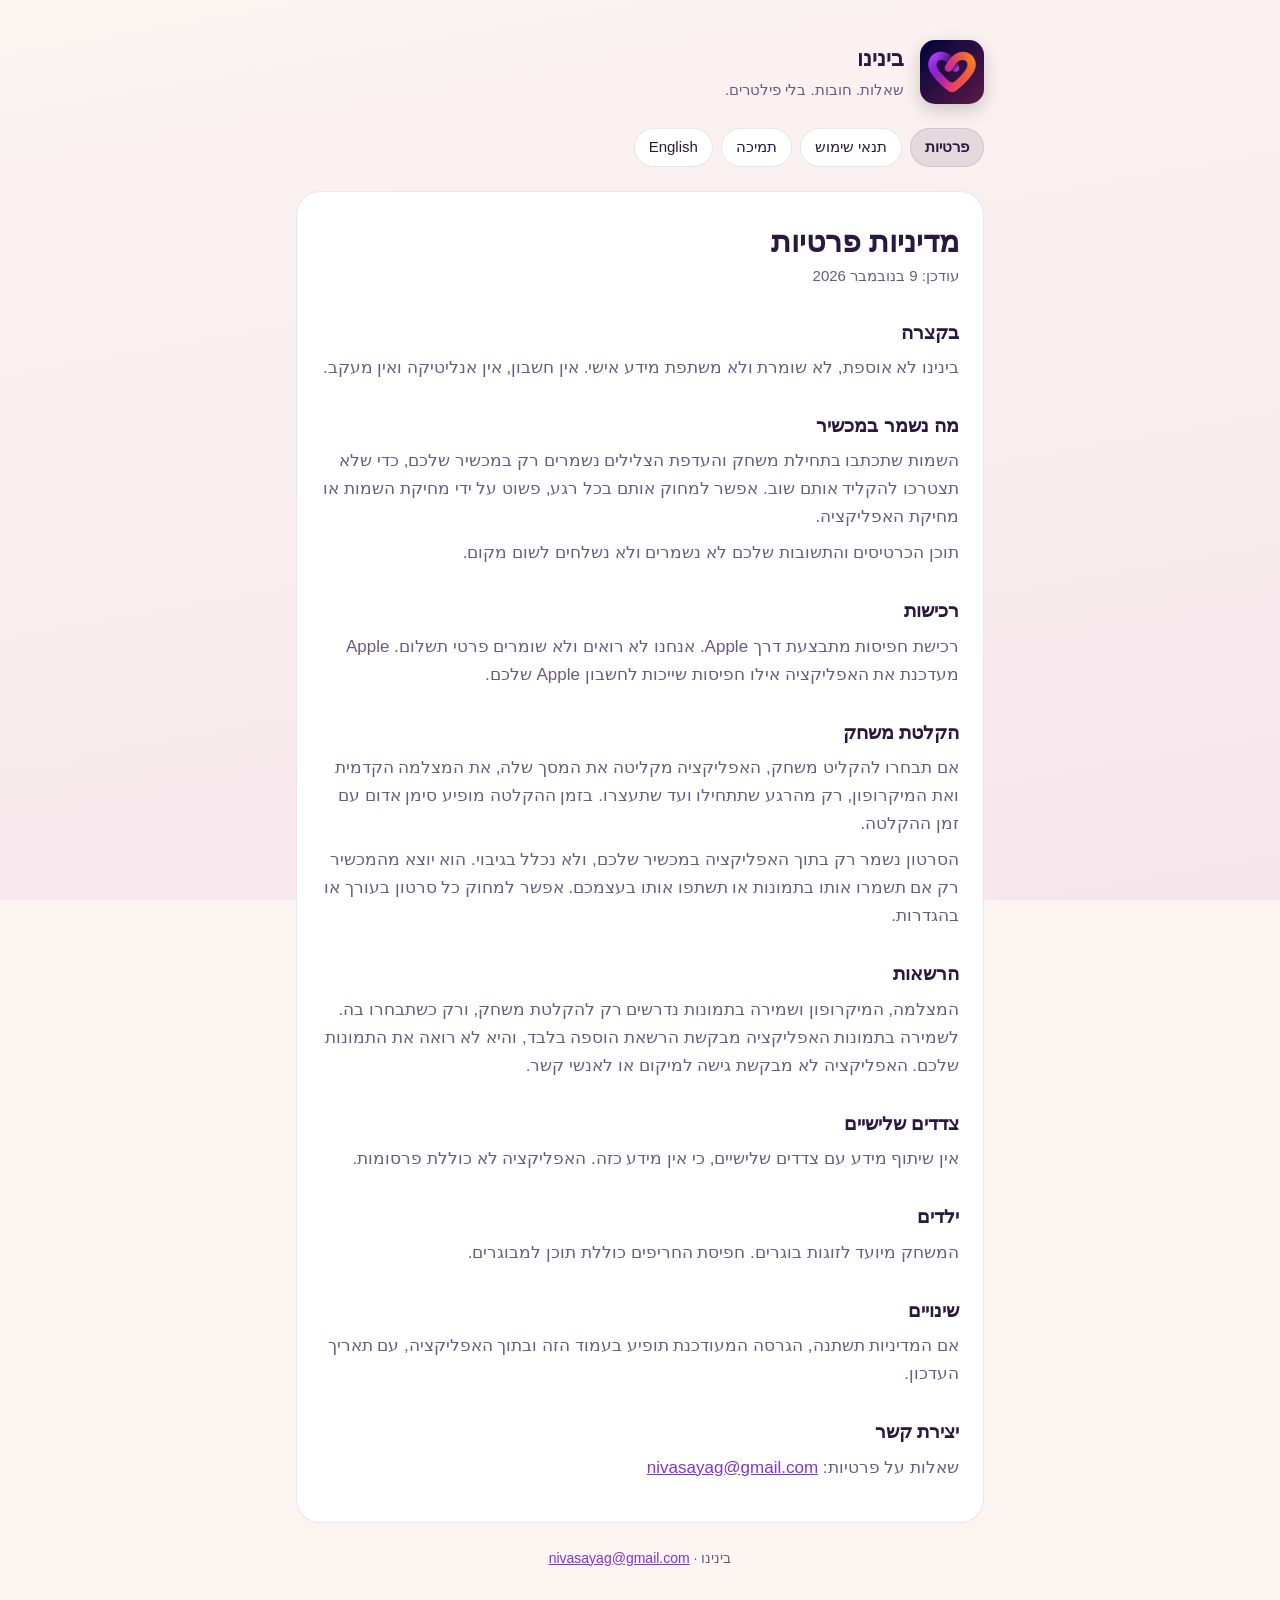
<file: index.html>
<!doctype html>
<html lang="he" dir="rtl">
<head>
<meta charset="utf-8">
<meta name="viewport" content="width=device-width, initial-scale=1">
<meta name="color-scheme" content="light dark">
<title>מדיניות פרטיות | בינינו</title>
<link rel="icon" href="icon.png?v=20261109">
<link rel="stylesheet" href="style.css?v=20261109">
</head>
<body><main>
<header><img src="icon.png?v=20261109" alt=""><div><div class="brand">בינינו</div><div class="tag">שאלות. חובות. בלי פילטרים.</div></div></header>
<nav><a href="index.html" aria-current=page>פרטיות</a><a href="terms.html">תנאי שימוש</a><a href="support.html">תמיכה</a><a href="en.html" lang="en">English</a></nav>
<article class="card"><h1>מדיניות פרטיות</h1><p class="date">עודכן: 9 בנובמבר 2026</p><h2>בקצרה</h2><p>בינינו לא אוספת, לא שומרת ולא משתפת מידע אישי. אין חשבון, אין אנליטיקה ואין מעקב.</p><h2>מה נשמר במכשיר</h2><p>השמות שתכתבו בתחילת משחק והעדפת הצלילים נשמרים רק במכשיר שלכם, כדי שלא תצטרכו להקליד אותם שוב. אפשר למחוק אותם בכל רגע, פשוט על ידי מחיקת השמות או מחיקת האפליקציה.</p><p>תוכן הכרטיסים והתשובות שלכם לא נשמרים ולא נשלחים לשום מקום.</p><h2>רכישות</h2><p>רכישת חפיסות מתבצעת דרך Apple. אנחנו לא רואים ולא שומרים פרטי תשלום. Apple מעדכנת את האפליקציה אילו חפיסות שייכות לחשבון Apple שלכם.</p><h2>הקלטת משחק</h2><p>אם תבחרו להקליט משחק, האפליקציה מקליטה את המסך שלה, את המצלמה הקדמית ואת המיקרופון, רק מהרגע שתתחילו ועד שתעצרו. בזמן ההקלטה מופיע סימן אדום עם זמן ההקלטה.</p><p>הסרטון נשמר רק בתוך האפליקציה במכשיר שלכם, ולא נכלל בגיבוי. הוא יוצא מהמכשיר רק אם תשמרו אותו בתמונות או תשתפו אותו בעצמכם. אפשר למחוק כל סרטון בעורך או בהגדרות.</p><h2>הרשאות</h2><p>המצלמה, המיקרופון ושמירה בתמונות נדרשים רק להקלטת משחק, ורק כשתבחרו בה. לשמירה בתמונות האפליקציה מבקשת הרשאת הוספה בלבד, והיא לא רואה את התמונות שלכם. האפליקציה לא מבקשת גישה למיקום או לאנשי קשר.</p><h2>צדדים שלישיים</h2><p>אין שיתוף מידע עם צדדים שלישיים, כי אין מידע כזה. האפליקציה לא כוללת פרסומות.</p><h2>ילדים</h2><p>המשחק מיועד לזוגות בוגרים. חפיסת החריפים כוללת תוכן למבוגרים.</p><h2>שינויים</h2><p>אם המדיניות תשתנה, הגרסה המעודכנת תופיע בעמוד הזה ובתוך האפליקציה, עם תאריך העדכון.</p><h2>יצירת קשר</h2><p>שאלות על פרטיות: <a href="mailto:nivasayag@gmail.com">nivasayag@gmail.com</a></p></article>
<footer>בינינו &middot; <a href="mailto:nivasayag@gmail.com">nivasayag@gmail.com</a></footer>
</main></body></html>
</file>
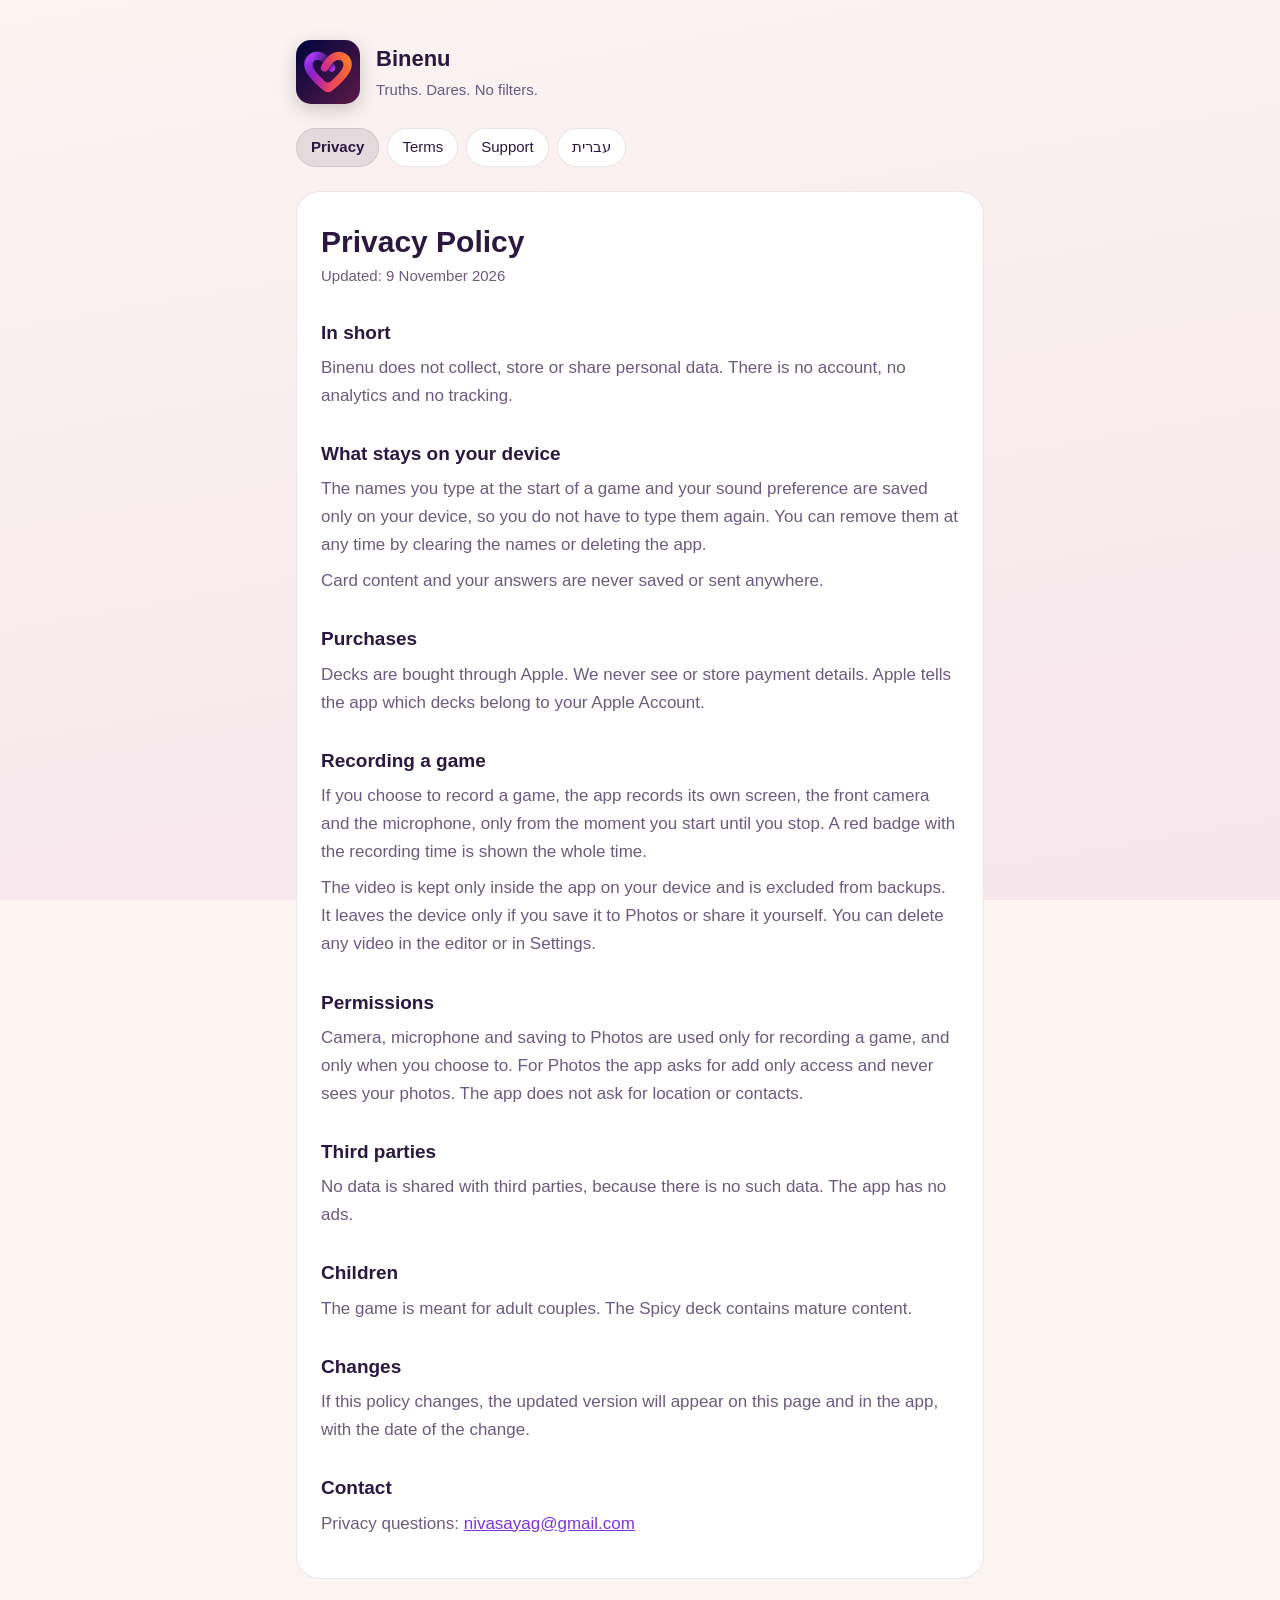
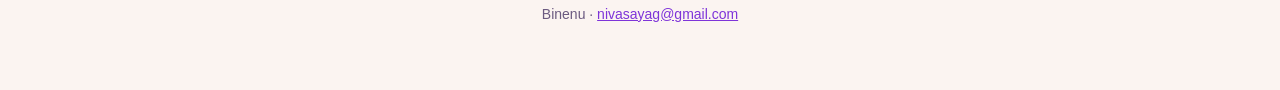
<file: en.html>
<!doctype html>
<html lang="en" dir="ltr">
<head>
<meta charset="utf-8">
<meta name="viewport" content="width=device-width, initial-scale=1">
<meta name="color-scheme" content="light dark">
<title>Privacy Policy | Binenu</title>
<link rel="icon" href="icon.png?v=20261109">
<link rel="stylesheet" href="style.css?v=20261109">
</head>
<body><main>
<header><img src="icon.png?v=20261109" alt=""><div><div class="brand">Binenu</div><div class="tag">Truths. Dares. No filters.</div></div></header>
<nav><a href="en.html" aria-current=page>Privacy</a><a href="terms-en.html">Terms</a><a href="support-en.html">Support</a><a href="index.html" lang="he">עברית</a></nav>
<article class="card"><h1>Privacy Policy</h1><p class="date">Updated: 9 November 2026</p><h2>In short</h2><p>Binenu does not collect, store or share personal data. There is no account, no analytics and no tracking.</p><h2>What stays on your device</h2><p>The names you type at the start of a game and your sound preference are saved only on your device, so you do not have to type them again. You can remove them at any time by clearing the names or deleting the app.</p><p>Card content and your answers are never saved or sent anywhere.</p><h2>Purchases</h2><p>Decks are bought through Apple. We never see or store payment details. Apple tells the app which decks belong to your Apple Account.</p><h2>Recording a game</h2><p>If you choose to record a game, the app records its own screen, the front camera and the microphone, only from the moment you start until you stop. A red badge with the recording time is shown the whole time.</p><p>The video is kept only inside the app on your device and is excluded from backups. It leaves the device only if you save it to Photos or share it yourself. You can delete any video in the editor or in Settings.</p><h2>Permissions</h2><p>Camera, microphone and saving to Photos are used only for recording a game, and only when you choose to. For Photos the app asks for add only access and never sees your photos. The app does not ask for location or contacts.</p><h2>Third parties</h2><p>No data is shared with third parties, because there is no such data. The app has no ads.</p><h2>Children</h2><p>The game is meant for adult couples. The Spicy deck contains mature content.</p><h2>Changes</h2><p>If this policy changes, the updated version will appear on this page and in the app, with the date of the change.</p><h2>Contact</h2><p>Privacy questions: <a href="mailto:nivasayag@gmail.com">nivasayag@gmail.com</a></p></article>
<footer>Binenu &middot; <a href="mailto:nivasayag@gmail.com">nivasayag@gmail.com</a></footer>
</main></body></html>
</file>
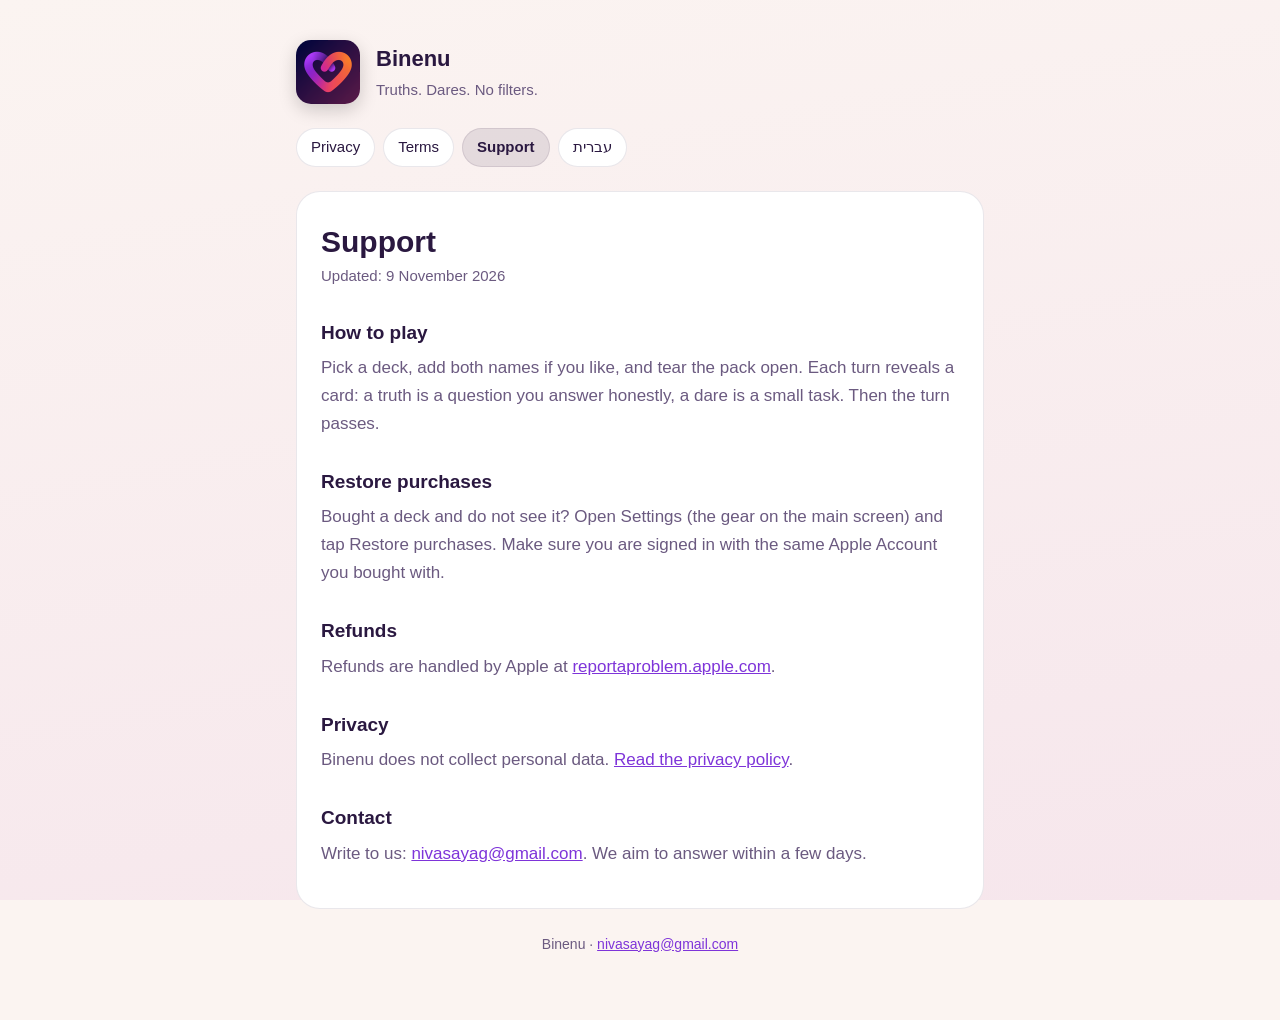
<file: support-en.html>
<!doctype html>
<html lang="en" dir="ltr">
<head>
<meta charset="utf-8">
<meta name="viewport" content="width=device-width, initial-scale=1">
<meta name="color-scheme" content="light dark">
<title>Support | Binenu</title>
<link rel="icon" href="icon.png?v=20261109">
<link rel="stylesheet" href="style.css?v=20261109">
</head>
<body><main>
<header><img src="icon.png?v=20261109" alt=""><div><div class="brand">Binenu</div><div class="tag">Truths. Dares. No filters.</div></div></header>
<nav><a href="en.html">Privacy</a><a href="terms-en.html">Terms</a><a href="support-en.html" aria-current=page>Support</a><a href="support.html" lang="he">עברית</a></nav>
<article class="card"><h1>Support</h1><p class="date">Updated: 9 November 2026</p><h2>How to play</h2><p>Pick a deck, add both names if you like, and tear the pack open. Each turn reveals a card: a truth is a question you answer honestly, a dare is a small task. Then the turn passes.</p><h2>Restore purchases</h2><p>Bought a deck and do not see it? Open Settings (the gear on the main screen) and tap Restore purchases. Make sure you are signed in with the same Apple Account you bought with.</p><h2>Refunds</h2><p>Refunds are handled by Apple at <a href="https://reportaproblem.apple.com">reportaproblem.apple.com</a>.</p><h2>Privacy</h2><p>Binenu does not collect personal data. <a href="en.html">Read the privacy policy</a>.</p><h2>Contact</h2><p>Write to us: <a href="mailto:nivasayag@gmail.com?subject=Binenu">nivasayag@gmail.com</a>. We aim to answer within a few days.</p></article>
<footer>Binenu &middot; <a href="mailto:nivasayag@gmail.com">nivasayag@gmail.com</a></footer>
</main></body></html>
</file>
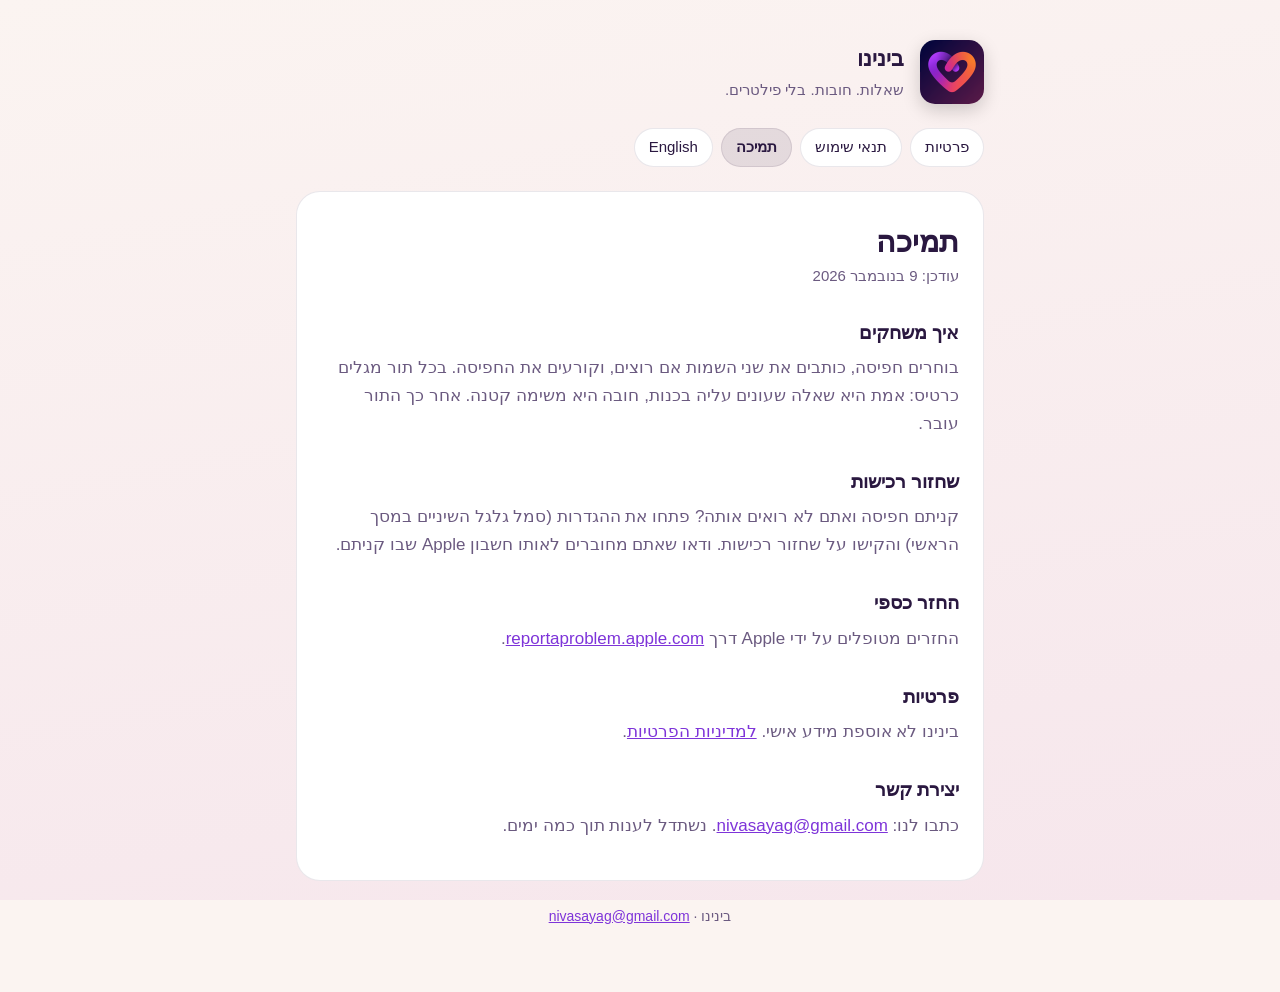
<file: support.html>
<!doctype html>
<html lang="he" dir="rtl">
<head>
<meta charset="utf-8">
<meta name="viewport" content="width=device-width, initial-scale=1">
<meta name="color-scheme" content="light dark">
<title>תמיכה | בינינו</title>
<link rel="icon" href="icon.png?v=20261109">
<link rel="stylesheet" href="style.css?v=20261109">
</head>
<body><main>
<header><img src="icon.png?v=20261109" alt=""><div><div class="brand">בינינו</div><div class="tag">שאלות. חובות. בלי פילטרים.</div></div></header>
<nav><a href="index.html">פרטיות</a><a href="terms.html">תנאי שימוש</a><a href="support.html" aria-current=page>תמיכה</a><a href="support-en.html" lang="en">English</a></nav>
<article class="card"><h1>תמיכה</h1><p class="date">עודכן: 9 בנובמבר 2026</p><h2>איך משחקים</h2><p>בוחרים חפיסה, כותבים את שני השמות אם רוצים, וקורעים את החפיסה. בכל תור מגלים כרטיס: אמת היא שאלה שעונים עליה בכנות, חובה היא משימה קטנה. אחר כך התור עובר.</p><h2>שחזור רכישות</h2><p>קניתם חפיסה ואתם לא רואים אותה? פתחו את ההגדרות (סמל גלגל השיניים במסך הראשי) והקישו על שחזור רכישות. ודאו שאתם מחוברים לאותו חשבון Apple שבו קניתם.</p><h2>החזר כספי</h2><p>החזרים מטופלים על ידי Apple דרך <a href="https://reportaproblem.apple.com">reportaproblem.apple.com</a>.</p><h2>פרטיות</h2><p>בינינו לא אוספת מידע אישי. <a href="./">למדיניות הפרטיות</a>.</p><h2>יצירת קשר</h2><p>כתבו לנו: <a href="mailto:nivasayag@gmail.com?subject=Binenu">nivasayag@gmail.com</a>. נשתדל לענות תוך כמה ימים.</p></article>
<footer>בינינו &middot; <a href="mailto:nivasayag@gmail.com">nivasayag@gmail.com</a></footer>
</main></body></html>
</file>
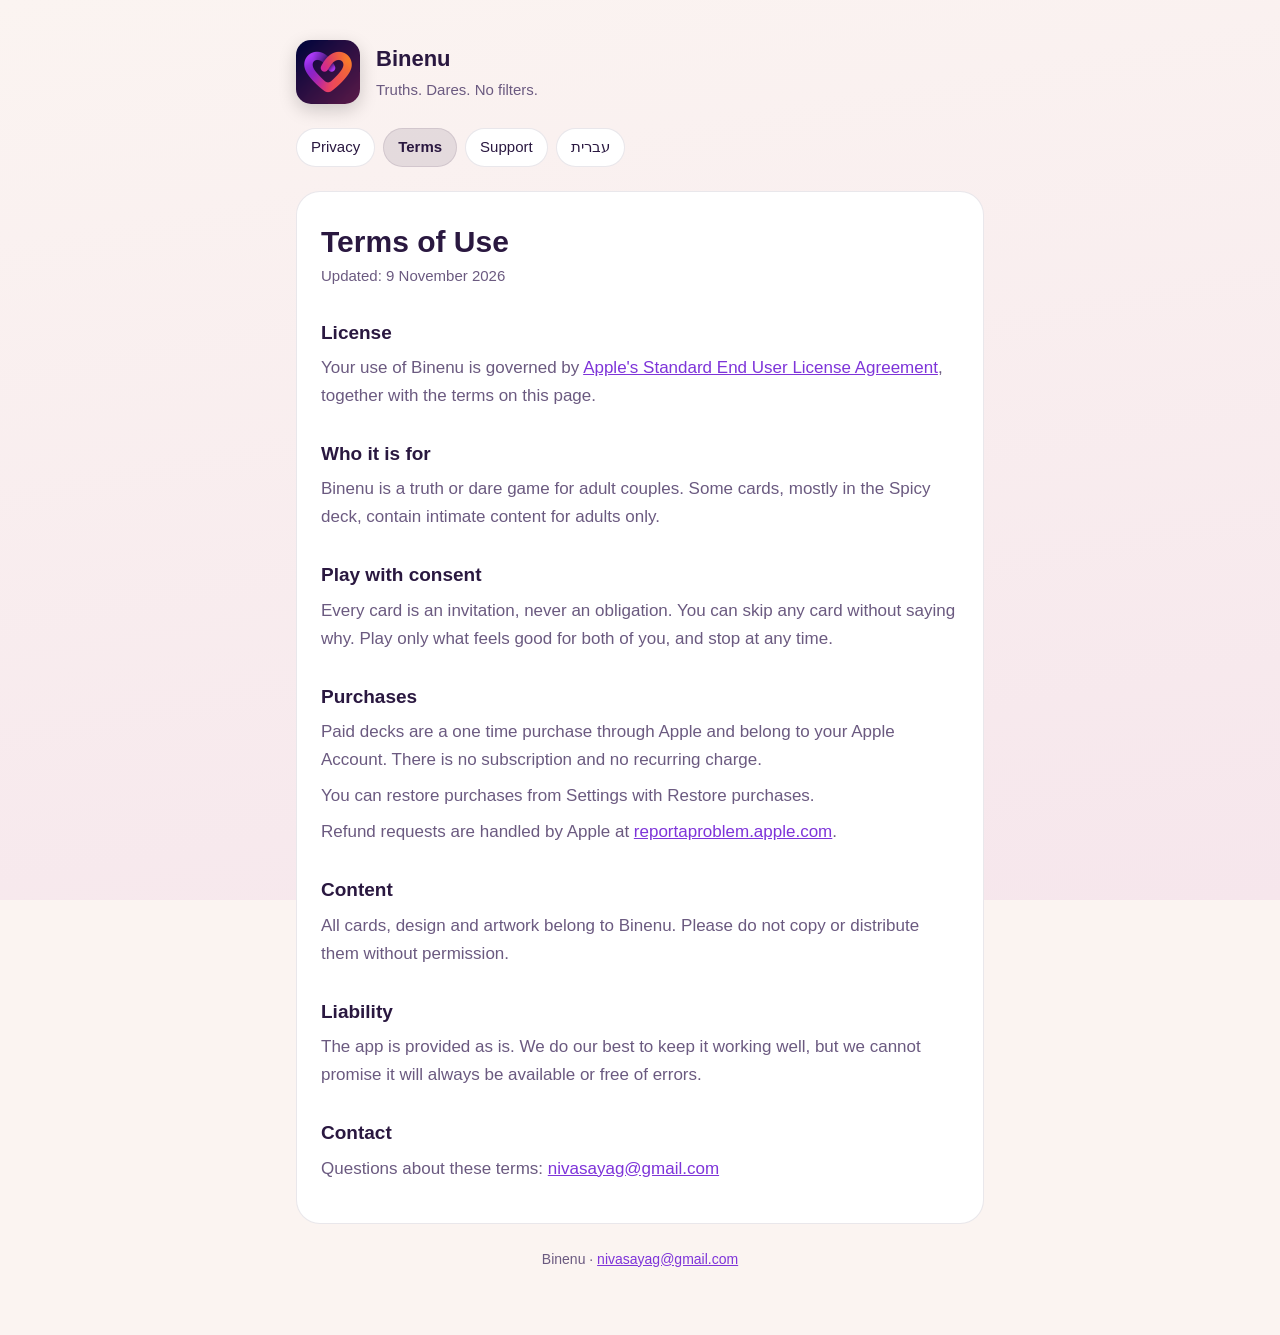
<file: terms-en.html>
<!doctype html>
<html lang="en" dir="ltr">
<head>
<meta charset="utf-8">
<meta name="viewport" content="width=device-width, initial-scale=1">
<meta name="color-scheme" content="light dark">
<title>Terms of Use | Binenu</title>
<link rel="icon" href="icon.png?v=20261109">
<link rel="stylesheet" href="style.css?v=20261109">
</head>
<body><main>
<header><img src="icon.png?v=20261109" alt=""><div><div class="brand">Binenu</div><div class="tag">Truths. Dares. No filters.</div></div></header>
<nav><a href="en.html">Privacy</a><a href="terms-en.html" aria-current=page>Terms</a><a href="support-en.html">Support</a><a href="terms.html" lang="he">עברית</a></nav>
<article class="card"><h1>Terms of Use</h1><p class="date">Updated: 9 November 2026</p><h2>License</h2><p>Your use of Binenu is governed by <a href="https://www.apple.com/legal/internet-services/itunes/dev/stdeula/">Apple's Standard End User License Agreement</a>, together with the terms on this page.</p><h2>Who it is for</h2><p>Binenu is a truth or dare game for adult couples. Some cards, mostly in the Spicy deck, contain intimate content for adults only.</p><h2>Play with consent</h2><p>Every card is an invitation, never an obligation. You can skip any card without saying why. Play only what feels good for both of you, and stop at any time.</p><h2>Purchases</h2><p>Paid decks are a one time purchase through Apple and belong to your Apple Account. There is no subscription and no recurring charge.</p><p>You can restore purchases from Settings with Restore purchases.</p><p>Refund requests are handled by Apple at <a href="https://reportaproblem.apple.com">reportaproblem.apple.com</a>.</p><h2>Content</h2><p>All cards, design and artwork belong to Binenu. Please do not copy or distribute them without permission.</p><h2>Liability</h2><p>The app is provided as is. We do our best to keep it working well, but we cannot promise it will always be available or free of errors.</p><h2>Contact</h2><p>Questions about these terms: <a href="mailto:nivasayag@gmail.com">nivasayag@gmail.com</a></p></article>
<footer>Binenu &middot; <a href="mailto:nivasayag@gmail.com">nivasayag@gmail.com</a></footer>
</main></body></html>
</file>
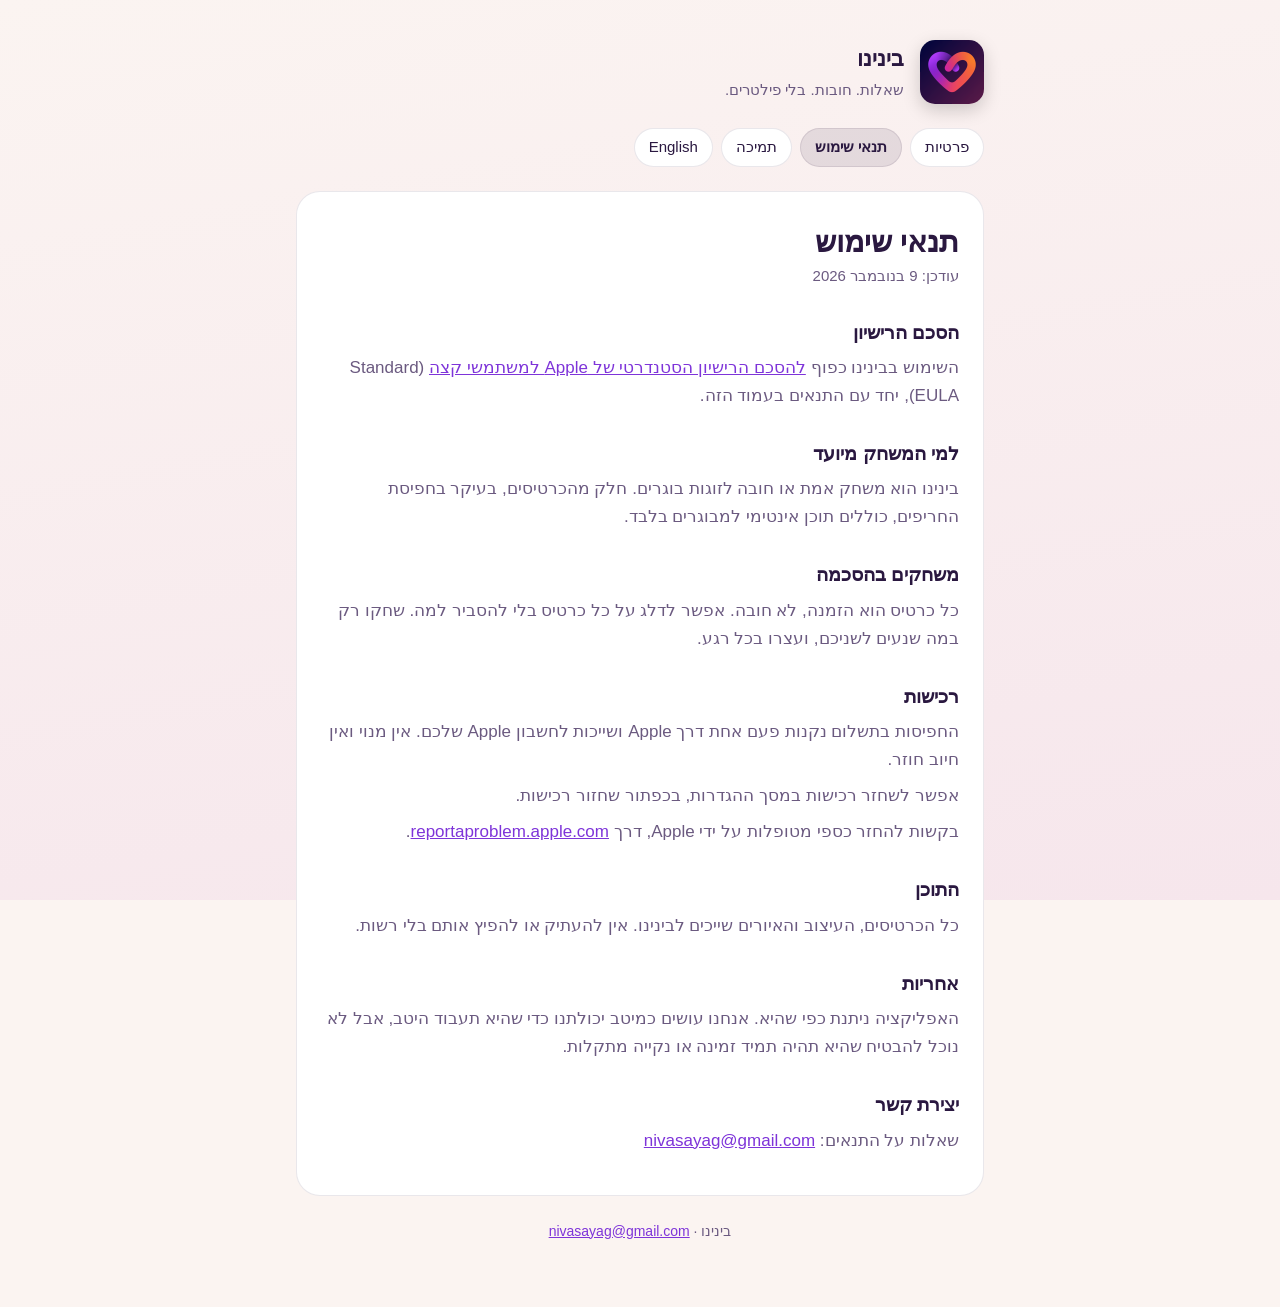
<file: terms.html>
<!doctype html>
<html lang="he" dir="rtl">
<head>
<meta charset="utf-8">
<meta name="viewport" content="width=device-width, initial-scale=1">
<meta name="color-scheme" content="light dark">
<title>תנאי שימוש | בינינו</title>
<link rel="icon" href="icon.png?v=20261109">
<link rel="stylesheet" href="style.css?v=20261109">
</head>
<body><main>
<header><img src="icon.png?v=20261109" alt=""><div><div class="brand">בינינו</div><div class="tag">שאלות. חובות. בלי פילטרים.</div></div></header>
<nav><a href="index.html">פרטיות</a><a href="terms.html" aria-current=page>תנאי שימוש</a><a href="support.html">תמיכה</a><a href="terms-en.html" lang="en">English</a></nav>
<article class="card"><h1>תנאי שימוש</h1><p class="date">עודכן: 9 בנובמבר 2026</p><h2>הסכם הרישיון</h2><p>השימוש בבינינו כפוף <a href="https://www.apple.com/legal/internet-services/itunes/dev/stdeula/">להסכם הרישיון הסטנדרטי של Apple למשתמשי קצה</a> (Standard EULA), יחד עם התנאים בעמוד הזה.</p><h2>למי המשחק מיועד</h2><p>בינינו הוא משחק אמת או חובה לזוגות בוגרים. חלק מהכרטיסים, בעיקר בחפיסת החריפים, כוללים תוכן אינטימי למבוגרים בלבד.</p><h2>משחקים בהסכמה</h2><p>כל כרטיס הוא הזמנה, לא חובה. אפשר לדלג על כל כרטיס בלי להסביר למה. שחקו רק במה שנעים לשניכם, ועצרו בכל רגע.</p><h2>רכישות</h2><p>החפיסות בתשלום נקנות פעם אחת דרך Apple ושייכות לחשבון Apple שלכם. אין מנוי ואין חיוב חוזר.</p><p>אפשר לשחזר רכישות במסך ההגדרות, בכפתור שחזור רכישות.</p><p>בקשות להחזר כספי מטופלות על ידי Apple, דרך <a href="https://reportaproblem.apple.com">reportaproblem.apple.com</a>.</p><h2>התוכן</h2><p>כל הכרטיסים, העיצוב והאיורים שייכים לבינינו. אין להעתיק או להפיץ אותם בלי רשות.</p><h2>אחריות</h2><p>האפליקציה ניתנת כפי שהיא. אנחנו עושים כמיטב יכולתנו כדי שהיא תעבוד היטב, אבל לא נוכל להבטיח שהיא תהיה תמיד זמינה או נקייה מתקלות.</p><h2>יצירת קשר</h2><p>שאלות על התנאים: <a href="mailto:nivasayag@gmail.com">nivasayag@gmail.com</a></p></article>
<footer>בינינו &middot; <a href="mailto:nivasayag@gmail.com">nivasayag@gmail.com</a></footer>
</main></body></html>
</file>
<file: style.css>
:root { --bg1:#FBF4F1; --bg2:#F6E6EC; --ink:#2A1840; --sub:#6B5A80; --card:#FFFFFF; --line:rgba(42,24,64,.10); --accent:#7E34D9; }
@media (prefers-color-scheme: dark) { :root { --bg1:#140B24; --bg2:#24123A; --ink:#F7F1FF; --sub:#BFB2D6; --card:#2A1A44; --line:rgba(255,255,255,.12); --accent:#C9A2FF; } }
* { box-sizing:border-box; }
html { -webkit-text-size-adjust:100%; }
body { margin:0; min-height:100vh; background:linear-gradient(170deg,var(--bg1),var(--bg2)) fixed; background-color:var(--bg1); color:var(--ink);
  font:17px/1.65 -apple-system,BlinkMacSystemFont,"SF Hebrew","Segoe UI",Arial,sans-serif; }
main { max-width:720px; margin:0 auto; padding:40px 16px 64px; }
header { display:flex; align-items:center; gap:16px; margin-bottom:24px; }
header img { width:64px; height:64px; border-radius:15px; box-shadow:0 6px 18px rgba(0,0,0,.18); }
header .brand { font-weight:800; font-size:22px; }
header .tag { color:var(--sub); font-size:15px; }
nav { display:flex; flex-wrap:wrap; gap:8px; margin:0 0 24px; }
nav a { padding:6px 14px; border-radius:999px; background:var(--card); border:1px solid var(--line); color:var(--ink); text-decoration:none; font-size:15px; }
nav a[aria-current] { background:var(--line); font-weight:700; }
.card { background:var(--card); border:1px solid var(--line); border-radius:24px; padding:32px 24px; }
h1 { font-size:30px; line-height:1.2; margin:0 0 4px; }
.date { color:var(--sub); font-size:15px; margin:0 0 24px; }
h2 { font-size:19px; margin:28px 0 6px; }
p, li { color:var(--sub); margin:0 0 8px; }
ul { padding-inline-start:22px; margin:0 0 8px; }
a { color:var(--accent); }
footer { color:var(--sub); font-size:14px; text-align:center; margin-top:24px; }
</file>
